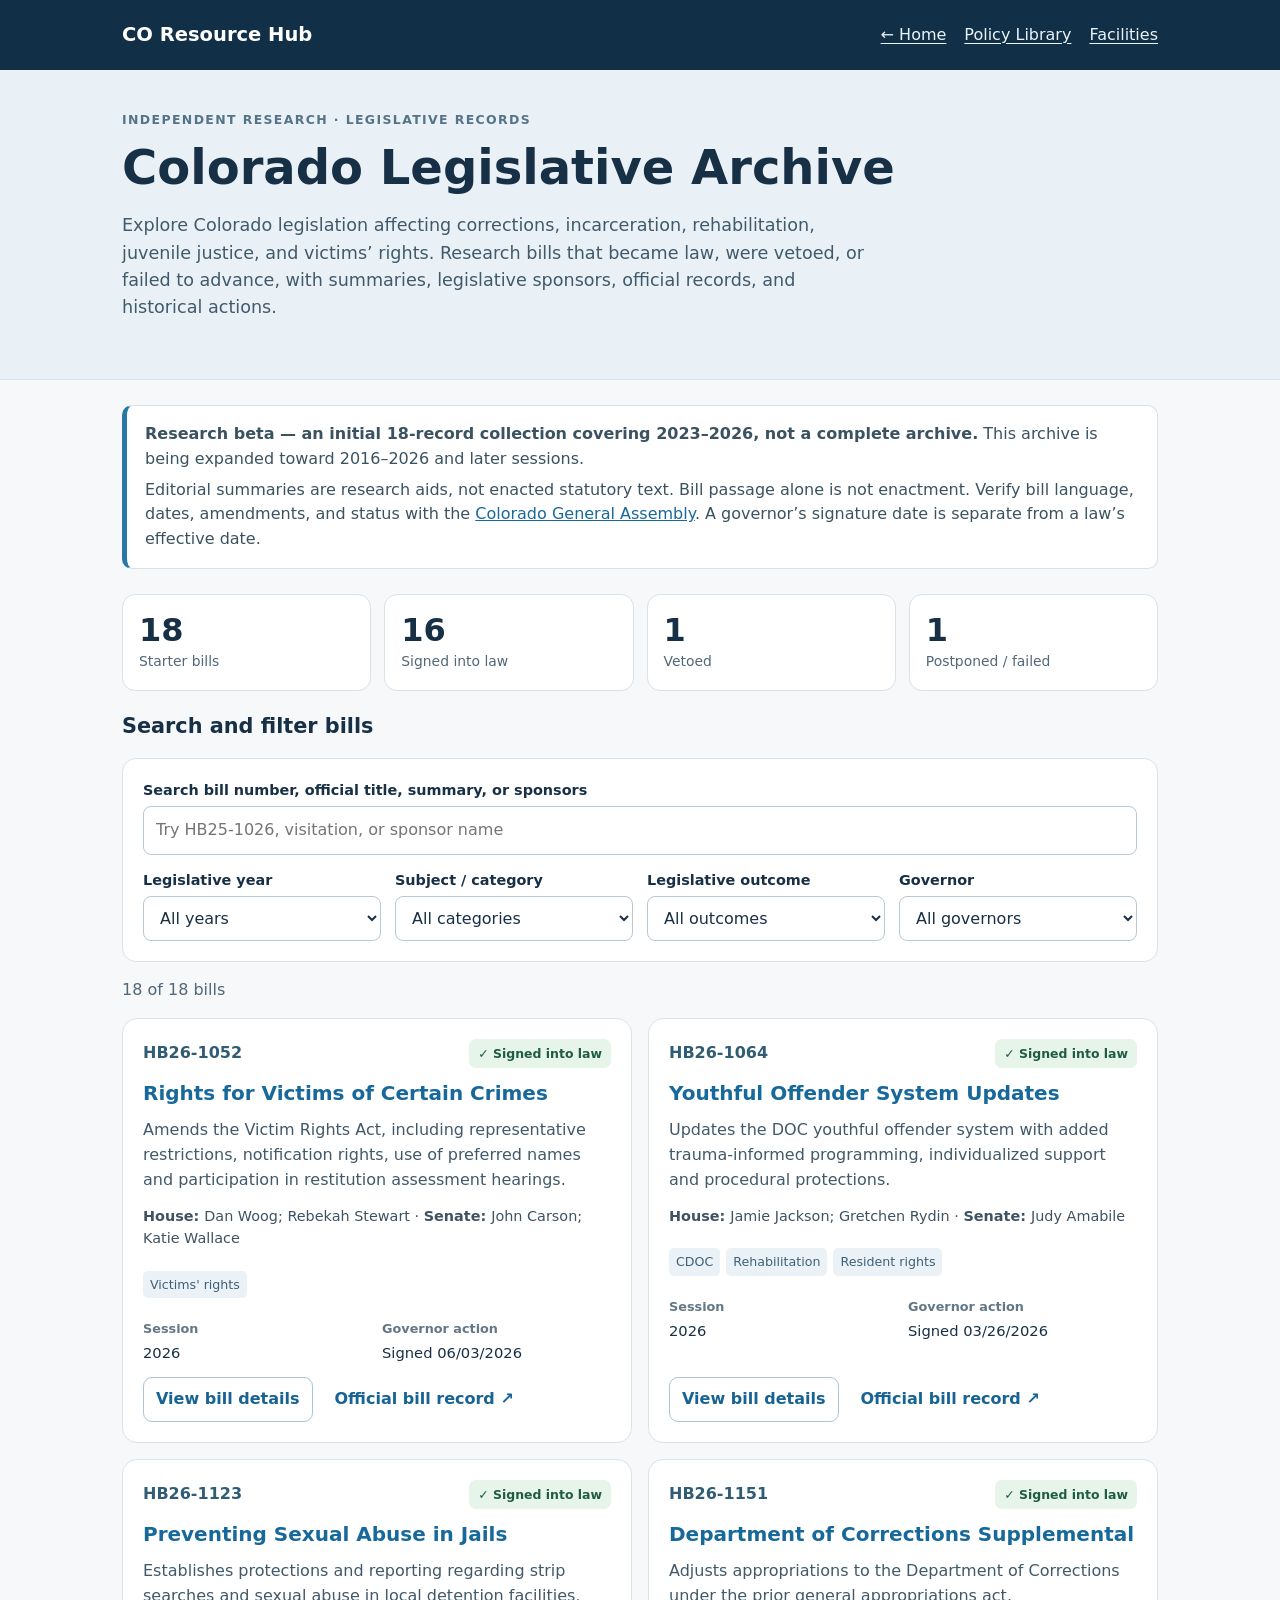
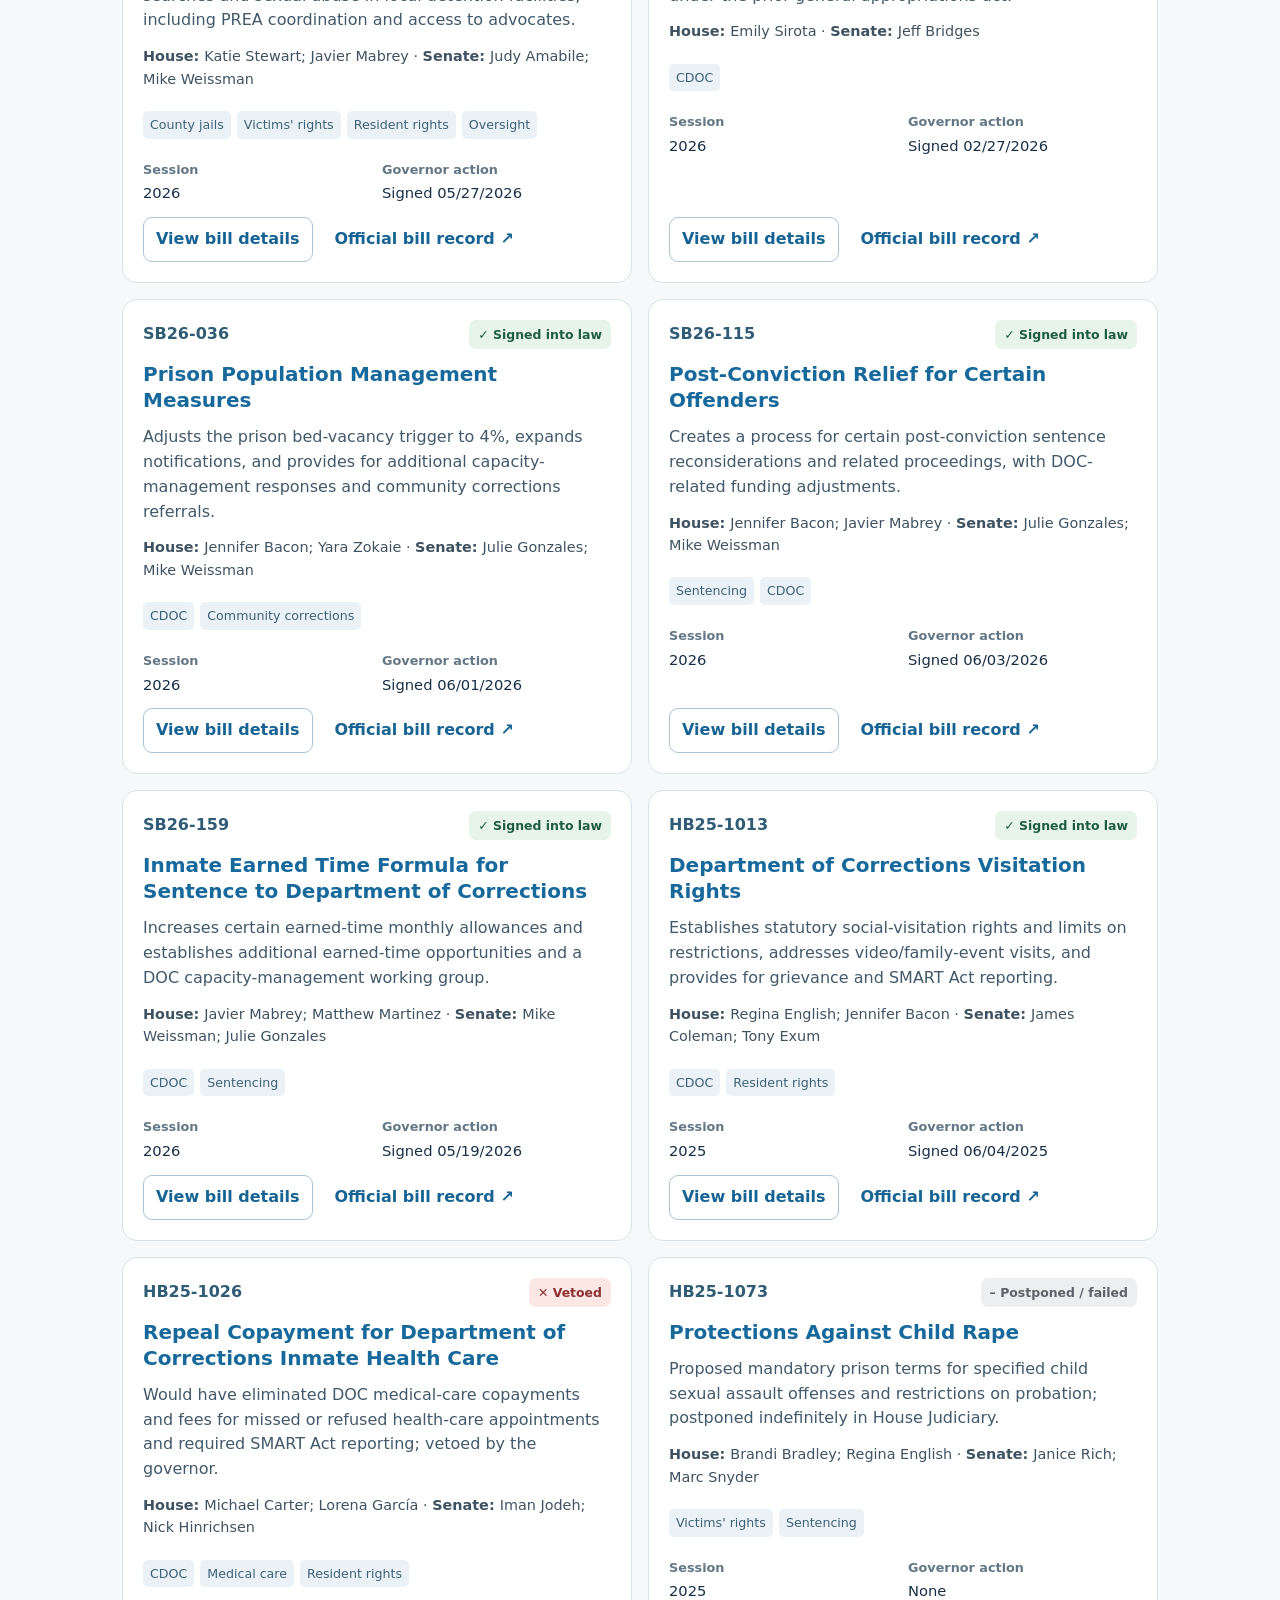
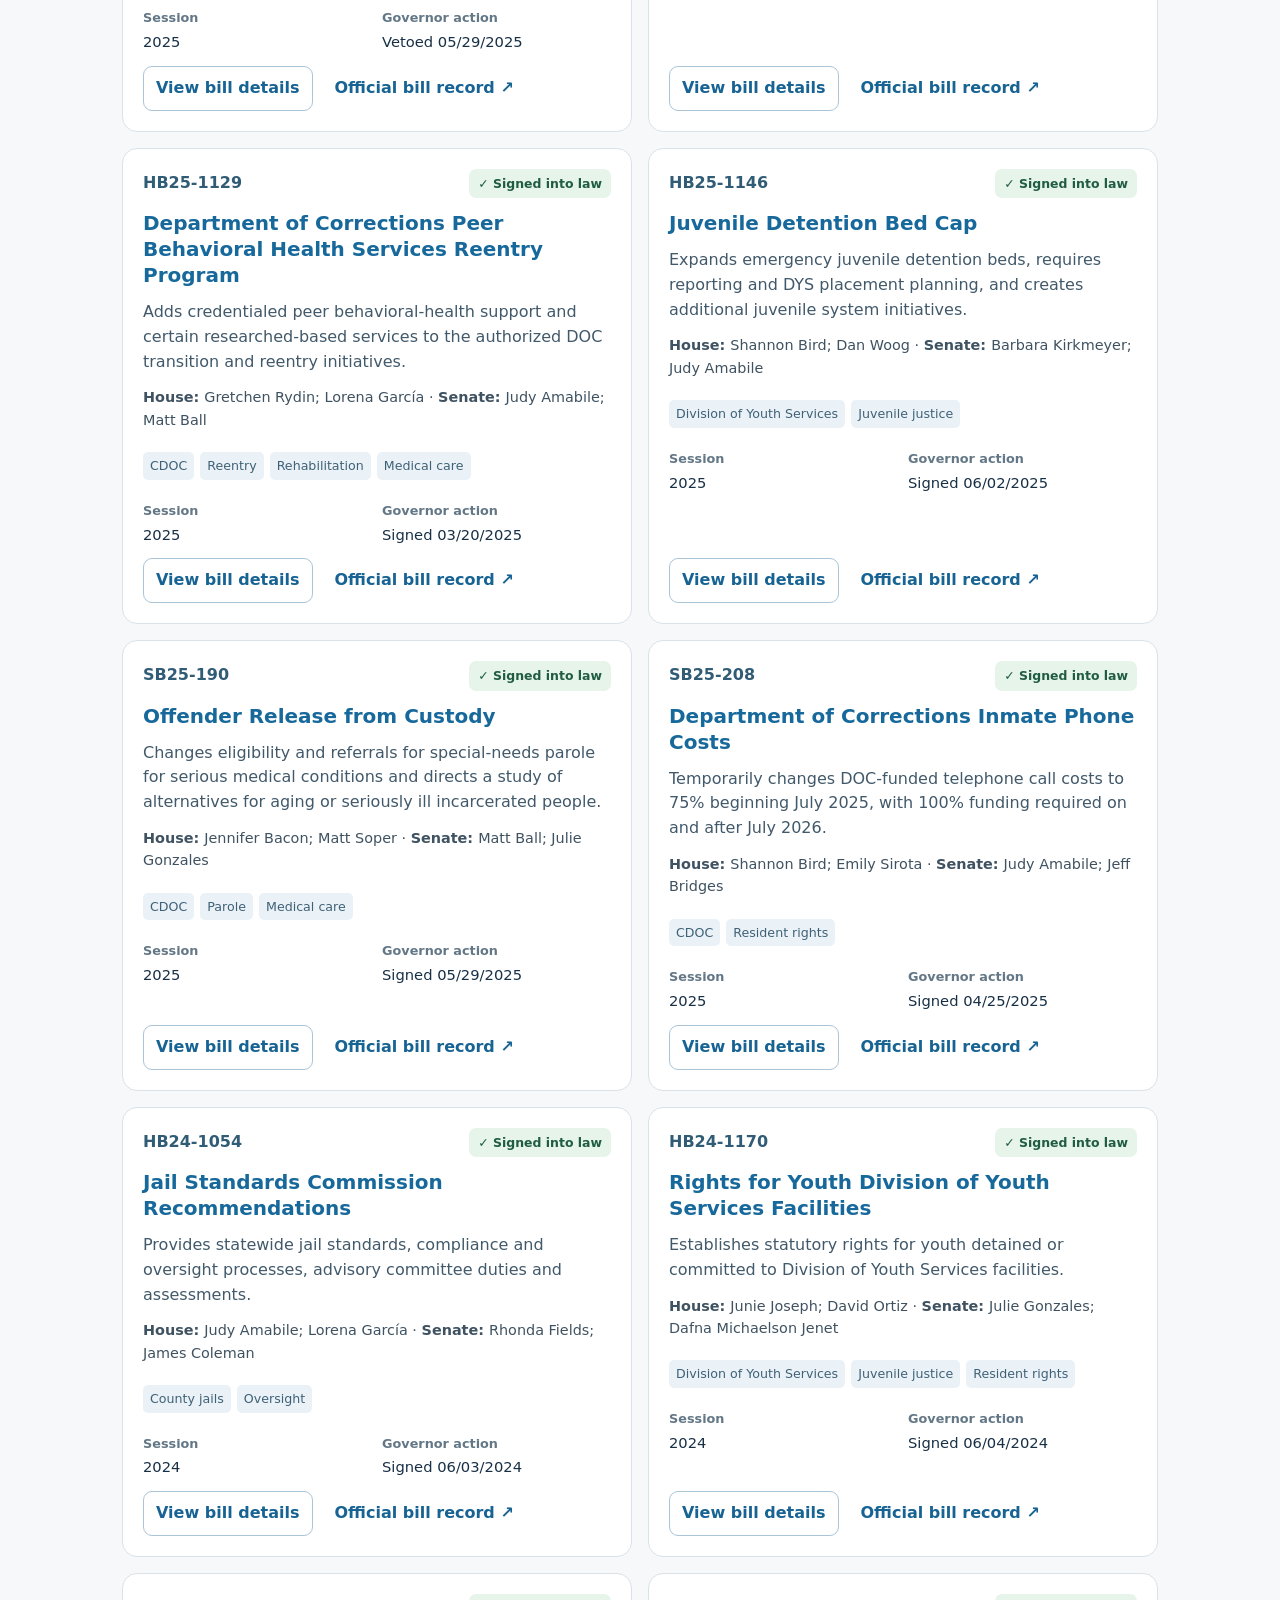
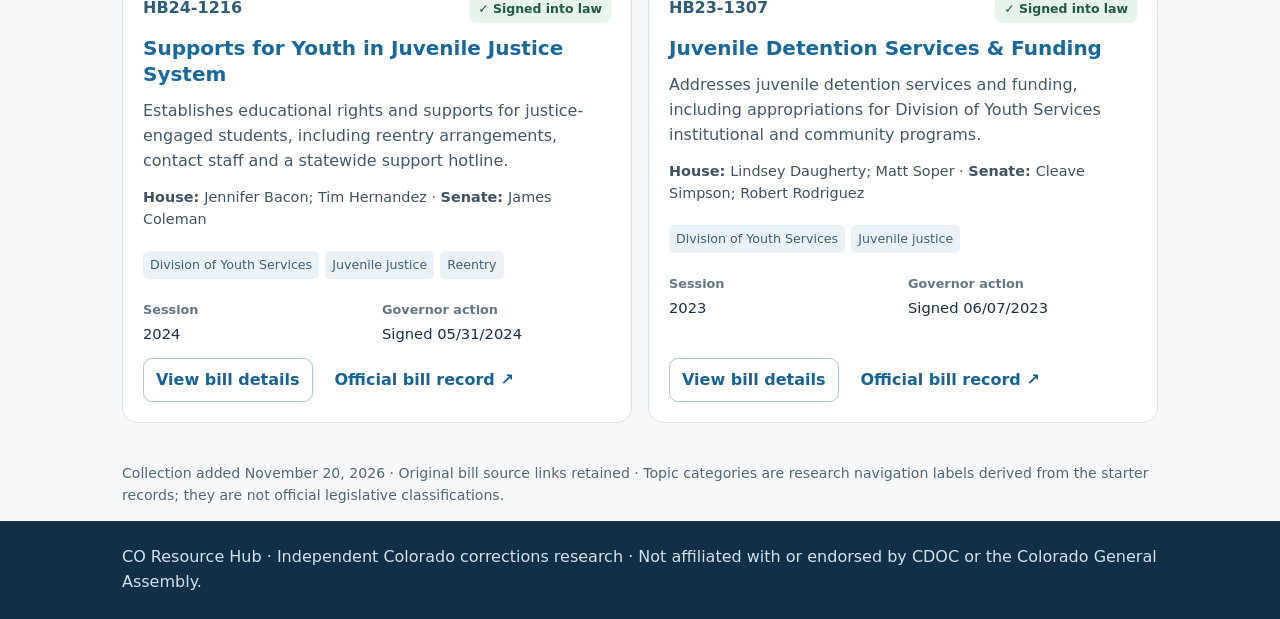
<file: legislation/index.html>
<!doctype html><html lang="en"><head><meta charset="utf-8"><meta name="viewport" content="width=device-width,initial-scale=1"><meta name="color-scheme" content="light"><meta name="theme-color" content="#112f46"><meta name="description" content="Independent Colorado corrections legislative archive with source-linked bill outcomes, sponsors, and history."><link rel="stylesheet" href="/legislation/archive.css"><title>Colorado Legislative Archive | CO Resource Hub</title></head><body><header class="header"><div class="wrap"><a class="brand" href="/">CO Resource Hub</a><nav aria-label="Site navigation"><a href="/">← Home</a><a href="/policy-library/">Policy Library</a><a href="/facilities/">Facilities</a></nav></div></header><section class="hero"><div class="wrap"><div class="eyebrow">Independent research · Legislative records</div><h1>Colorado Legislative Archive</h1><p class="lead">Explore Colorado legislation affecting corrections, incarceration, rehabilitation, juvenile justice, and victims’ rights. Research bills that became law, were vetoed, or failed to advance, with summaries, legislative sponsors, official records, and historical actions.</p></div></section><main class="wrap"><aside class="notice"><p><strong>Research beta — an initial 18-record collection covering 2023–2026, not a complete archive.</strong> This archive is being expanded toward 2016–2026 and later sessions.</p><p>Editorial summaries are research aids, not enacted statutory text. Bill passage alone is not enactment. Verify bill language, dates, amendments, and status with the <a href="https://leg.colorado.gov/bills" target="_blank" rel="noopener noreferrer">Colorado General Assembly</a>. A governor’s signature date is separate from a law’s effective date.</p></aside><section class="stats" aria-label="Starter collection outcomes"><div class="stat"><strong id="record-total">—</strong><span>Starter bills</span></div><div class="stat"><strong id="signed-total">—</strong><span>Signed into law</span></div><div class="stat"><strong id="veto-total">—</strong><span>Vetoed</span></div><div class="stat"><strong id="failed-total">—</strong><span>Postponed / failed</span></div></section><h2>Search and filter bills</h2><section class="filters" aria-label="Legislative archive filters"><div class="wide"><label for="search">Search bill number, official title, summary, or sponsors</label><input type="search" id="search" placeholder="Try HB25-1026, visitation, or sponsor name" autocomplete="off"></div><div><label for="year">Legislative year</label><select id="year"><option value="">All years</option></select></div><div><label for="category">Subject / category</label><select id="category"><option value="">All categories</option></select></div><div><label for="outcome">Legislative outcome</label><select id="outcome"><option value="">All outcomes</option></select></div><div><label for="governor">Governor</label><select id="governor"><option value="">All governors</option></select></div></section><p id="match-count" class="match-count" aria-live="polite"></p><div id="error" role="alert" hidden></div><p id="empty" hidden>No bills match your filters. Try fewer filters or another search.</p><div id="results" class="bill-grid" aria-live="polite"></div><p class="small">Collection added November 20, 2026 · Original bill source links retained · Topic categories are research navigation labels derived from the starter records; they are not official legislative classifications.</p></main><footer class="footer"><div class="wrap">CO Resource Hub · Independent Colorado corrections research · Not affiliated with or endorsed by CDOC or the Colorado General Assembly.</div></footer><script src="/legislation/archive.js" defer></script></body></html>
</file>
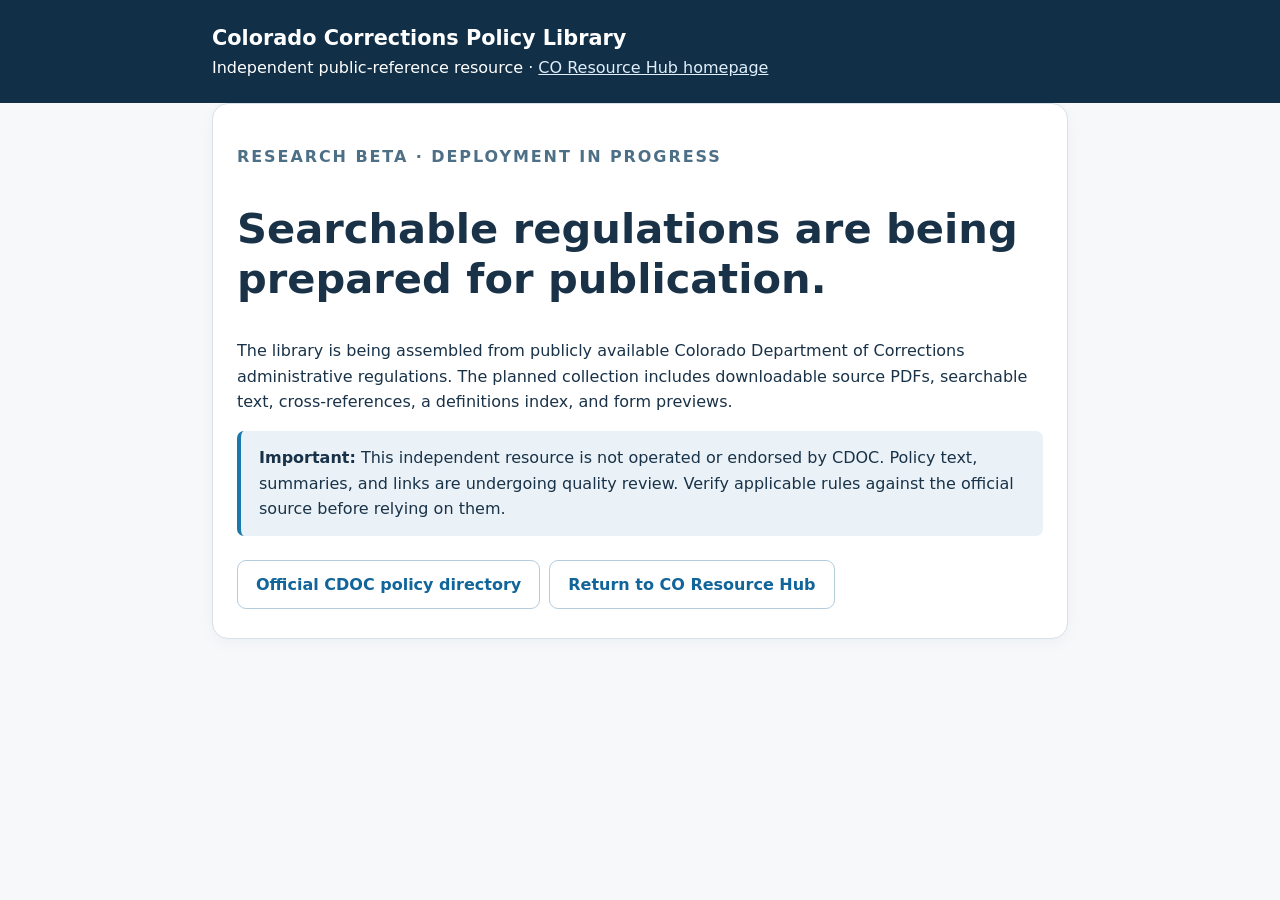
<file: policy-library/index.html>
<!doctype html>
<html lang="en"><head><meta charset="utf-8"><meta name="viewport" content="width=device-width,initial-scale=1"><meta name="color-scheme" content="light"><title>Colorado Corrections Policy Library | CO Resource Hub</title>
<style>:root{color-scheme:light}*{box-sizing:border-box}body{margin:0;background:#f6f8fa;color:#193248;font:16px/1.6 system-ui,-apple-system,Segoe UI,Roboto,Arial,sans-serif}.head{background:#112f46;color:#fff;padding:22px}.wrap{max-width:900px;margin:auto;padding:0 22px}.brand{font-weight:800;font-size:1.3rem}a{color:#11659a}header a{color:#e0effb}main{padding:48px 0}.card{background:#fff;border:1px solid #d6e1e9;border-radius:16px;padding:24px;box-shadow:0 4px 16px #1932480a}h1{line-height:1.2;font-size:clamp(1.8rem,4vw,2.6rem)}.note{background:#eaf2f7;border-left:4px solid #1a78aa;padding:14px 18px;border-radius:7px}.btn{display:inline-block;padding:11px 18px;border:1px solid #b5ccdc;border-radius:9px;text-decoration:none;margin:8px 9px 5px 0;font-weight:650}</style></head><body>
<header class="head"><div class="wrap"><div class="brand">Colorado Corrections Policy Library</div><div>Independent public-reference resource · <a href="/">CO Resource Hub homepage</a></div></div></header>
<main class="wrap"><article class="card"><p style="font-weight:700;color:#4d7087;letter-spacing:.12em">RESEARCH BETA · DEPLOYMENT IN PROGRESS</p><h1>Searchable regulations are being prepared for publication.</h1><p>The library is being assembled from publicly available Colorado Department of Corrections administrative regulations. The planned collection includes downloadable source PDFs, searchable text, cross-references, a definitions index, and form previews.</p><p class="note"><strong>Important:</strong> This independent resource is not operated or endorsed by CDOC. Policy text, summaries, and links are undergoing quality review. Verify applicable rules against the official source before relying on them.</p><a class="btn" href="https://cdoc.colorado.gov/about/department-policies">Official CDOC policy directory</a><a class="btn" href="/">Return to CO Resource Hub</a></article></main>
</body></html>
</file>
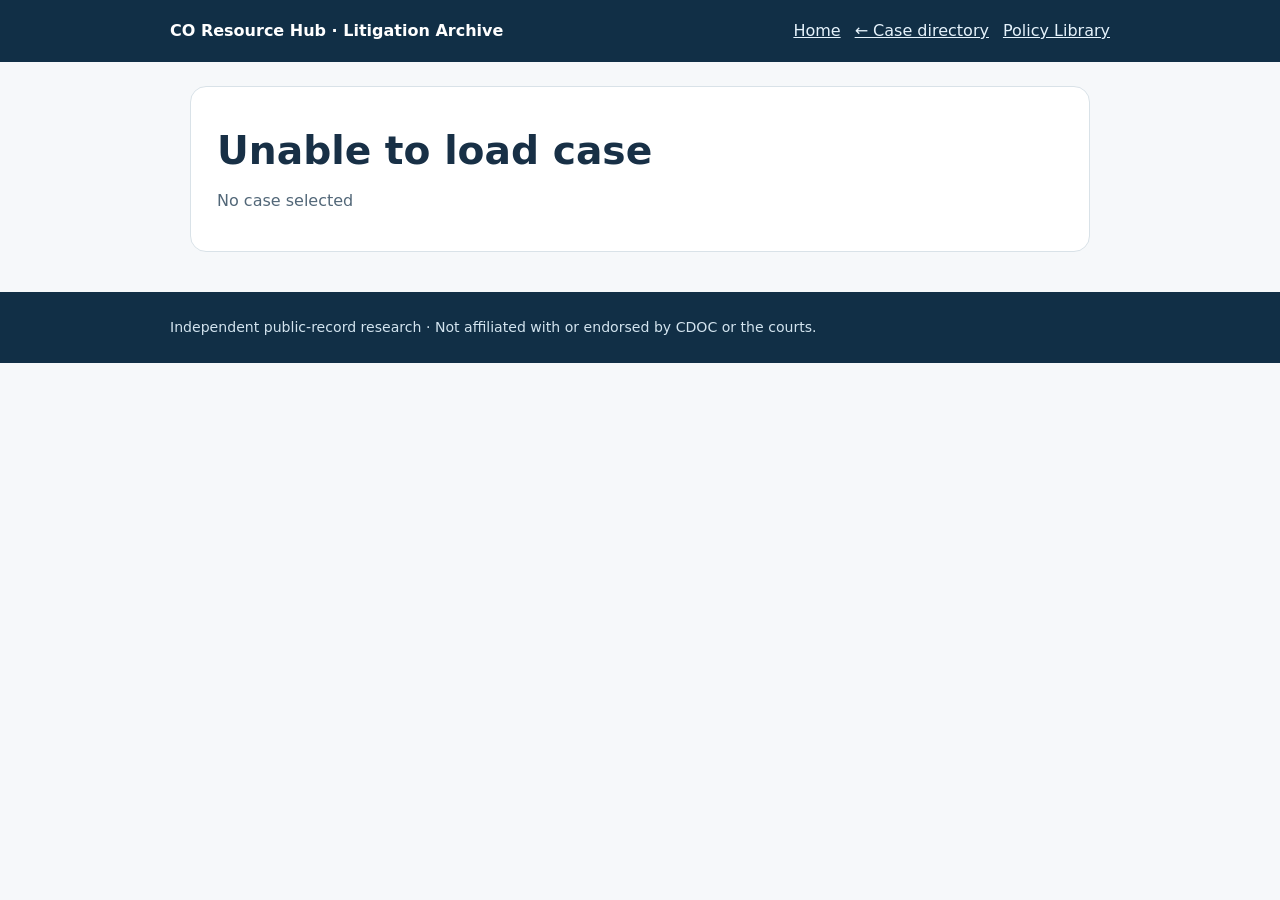
<file: litigation/case.html>
<!doctype html><html lang="en"><head><meta charset="utf-8"><meta name="viewport" content="width=device-width,initial-scale=1"><meta name="color-scheme" content="light"><meta name="theme-color" content="#112f46"><title>Case Research Record | CO Resource Hub</title><style>
:root{color-scheme:light;--ink:#183046;--muted:#526778;--navy:#112f46;--blue:#17689b;--line:#d9e2e8;--bg:#f6f8fa}*{box-sizing:border-box}body{margin:0;background:var(--bg);font:16px/1.6 system-ui,-apple-system,Segoe UI,Roboto,Arial,sans-serif;color:var(--ink)}a{color:var(--blue)}a:focus-visible{outline:3px solid #d4a14e;outline-offset:3px}.top{background:var(--navy);color:white}.top .wrap{display:flex;justify-content:space-between;align-items:center;flex-wrap:wrap;gap:16px;padding-top:18px;padding-bottom:18px}.top nav{display:flex;gap:14px;flex-wrap:wrap}.top a{color:#e6f3fc}.wrap{max-width:980px;margin:auto;padding:0 20px}.paper{background:#fff;border:1px solid var(--line);border-radius:16px;margin:24px auto 40px;padding:26px;max-width:900px}.eyebrow{font-size:.76rem;letter-spacing:.11em;text-transform:uppercase;color:#56768a;font-weight:800}h1{line-height:1.2;font-size:clamp(1.7rem,5vw,2.45rem);margin:14px 0}h2{font-size:1.23rem;margin:0 0 9px}p{margin:0 0 12px}.sub{color:var(--muted)}.notice{background:#ecf3f8;border-left:4px solid #2479a8;padding:15px;border-radius:8px;margin:19px 0}.section{border-top:1px solid var(--line);padding-top:18px;margin-top:22px}.facts{display:grid;grid-template-columns:repeat(2,minmax(0,1fr));gap:14px;margin:0}.facts div{min-width:0}.facts dt{font-size:.84rem;font-weight:760;color:#536e7e}.facts dd{margin:3px 0;overflow-wrap:anywhere}.topics{display:flex;flex-wrap:wrap;gap:7px;margin:12px 0}.topic{font-size:.8rem;background:#e8f1f7;border-radius:6px;padding:4px 9px}.link{display:inline-block;border:1px solid #b5ccdb;border-radius:9px;padding:10px 13px;font-weight:720;text-decoration:none;margin:8px 10px 0 0}.footer{background:var(--navy);color:#d3e4ef;padding:24px 0;font-size:.88rem}.muted{font-size:.88rem;color:#596e7a}#error{color:#8a2e2b} @media(max-width:650px){.facts{grid-template-columns:1fr}.paper{padding:19px;margin:17px auto}.wrap{padding-left:16px;padding-right:16px}}
</style></head><body><header class="top"><div class="wrap"><strong>CO Resource Hub · Litigation Archive</strong><nav aria-label="Site navigation"><a href="/">Home</a><a href="/litigation/">← Case directory</a><a href="/policy-library/">Policy Library</a></nav></div></header><main class="wrap"><article class="paper" id="detail"><p class="sub">Loading case research record…</p></article></main><footer class="footer"><div class="wrap">Independent public-record research · Not affiliated with or endorsed by CDOC or the courts.</div></footer><script>
'use strict';
const target=document.getElementById('detail');
function n(tag,txt,cls){const x=document.createElement(tag);if(txt!==undefined&&txt!==null)x.textContent=txt;if(cls)x.className=cls;return x}
function addSection(label,content){const section=n('section',undefined,'section');section.append(n('h2',label));section.append(n('p',content||'Not independently verified.'));target.append(section)}
function pair(dl,label,value){const div=n('div');div.append(n('dt',label),n('dd',value||'Not verified'));dl.append(div)}
function safeLink(url){try{const u=new URL(url);return u.protocol==='https:'?u.href:null}catch{return null}}
function parseCSV(csv){const output=[];let row=[],cell='',q=false;csv=csv.replace(/^\uFEFF/,'');for(let i=0;i<csv.length;i++){const c=csv[i];if(q){if(c==='"'&&csv[i+1]==='"'){cell+='"';i++}else if(c==='"')q=false;else cell+=c}else if(c==='"')q=true;else if(c===','){row.push(cell);cell=''}else if(c==='\n'||c==='\r'){if(c==='\r'&&csv[i+1]==='\n')i++;row.push(cell);if(row.some(v=>v!==''))output.push(row);row=[];cell=''}else cell+=c}row.push(cell);if(row.some(v=>v!==''))output.push(row);const fields=output.shift()||[];return output.map(r=>Object.fromEntries(fields.map((h,i)=>[h,r[i]||''])))}
const get=(r,k)=>(r[k]||'').trim();
(async()=>{try{
const query=new URLSearchParams(location.search),docket=(query.get('docket')||'').trim(),court=(query.get('court')||'').trim();
if(!docket||!court)throw Error('No case selected');
const response=await fetch('./cases.csv',{cache:'no-store'});if(!response.ok)throw Error('CSV HTTP '+response.status);
const rows=parseCSV(await response.text());
const r=rows.find(r=>get(r,'Docket / case number')===docket&&get(r,'Court')===court);
target.replaceChildren();
if(!r){target.append(n('h1','Case not found'),n('p','That case may have moved or been corrected in a newer research dataset.'));const a=n('a','← Browse the case directory','link');a.href='/litigation/';target.append(a);return}
const title=get(r,'Case title')||'Untitled case';document.title=title+' | CDOC Litigation Archive';
const a=n('a','← Back to case directory','link');a.href='/litigation/';target.append(a);
target.append(n('div','Public-record discovery · Preliminary research','eyebrow'),n('h1',title));
const note=n('aside',undefined,'notice');note.append(n('strong','Important research limitation. '),n('span','Allegations and named parties are not judicial findings. A docket entry does not establish liability or wrongdoing. Check the official court record before relying on the summary or any disposition.'));target.append(note);
const facts=n('dl',undefined,'facts');pair(facts,'Docket / case number',get(r,'Docket / case number'));pair(facts,'Court',get(r,'Court'));pair(facts,'Court level (source field)',get(r,'Court level')==='Attorney identified'?'Pending classification review':get(r,'Court level'));pair(facts,'Filing year (verification pending)',get(r,'Filing year (verify)'));pair(facts,'Review stage',get(r,'Review stage'));pair(facts,'Evidence level',get(r,'Summary evidence level'));pair(facts,'Case disposition / status',get(r,'Case disposition / status'));pair(facts,'Last research check',get(r,'Last research check'));target.append(facts);
addSection('Research summary',get(r,'Preliminary summary / source-verified event')||'Summary pending review.');
addSection('Issue / allegation details',get(r,'Issue / allegation detail'));
const tags=n('div',undefined,'topics');for(const k of get(r,'Preliminary keywords').split(';').map(s=>s.trim()).filter(Boolean)){tags.append(n('span',k,'topic'))}if(tags.childNodes.length){const section=n('section',undefined,'section');section.append(n('h2','Research topics (not judicial findings)'),tags);target.append(section)}
addSection('Names currently indexed (not exhaustive)',get(r,'Named persons / entities (search index)'));
addSection('Research / linking notes',get(r,'Research / linking notes'));
addSection('Source document type',get(r,'Source document type'));
const relPanel=n('section',undefined,'section');relPanel.append(n('h2','Related court proceedings'));
try{
const rr=await fetch('./relationships.json',{cache:'no-store'});
if(!rr.ok)throw Error('relationship index unavailable');
const rel=await rr.json(),d=get(r,'Docket / case number');
const groups=(rel.confirmed_groups||[]).filter(g=>g.records.some(v=>v.docket===d));
const others=(rel.external_proceedings||[]).filter(v=>v.primary_docket===d);
if(groups.length===0&&others.length===0){
 relPanel.append(n('p','No relationship to another indexed court record has been confirmed for this docket. This does not mean the case has no appeals, removals, or related filings.','muted'));
}else{
for(const group of groups){
 relPanel.append(n('p','Confirmed: '+group.label+' — '+group.type.replaceAll('_',' ')+'.'));
 for(const item of group.records.filter(v=>v.docket!==d)){
 const other=rows.find(v=>get(v,'Docket / case number')===item.docket);
 if(other){const a=n('a','Related archive record: '+item.docket+' ('+item.role+')','link');a.href='./case.html?docket='+encodeURIComponent(item.docket)+'&court='+encodeURIComponent(get(other,'Court'));relPanel.append(a)}
}
for(const u of group.sources||[]){const a=n('a','Court source confirming docket link ↗','link');a.href=u;a.target='_blank';a.rel='noopener noreferrer';relPanel.append(a)}
}
for(const item of others){
 relPanel.append(n('p',item.type+': '+item.related_docket+'. '+item.note,'muted'));
 if(safeLink(item.source)){const a=n('a','Court source for related proceeding ↗','link');a.href=item.source;a.target='_blank';a.rel='noopener noreferrer';relPanel.append(a)}
}
}
}catch(e){relPanel.append(n('p','Related-proceedings metadata currently unavailable.','muted'))}
target.append(relPanel);
const sources=n('section',undefined,'section');sources.append(n('h2','Public court sources'));const url=safeLink(get(r,'Public source URL'));if(url){const link=n('a','Open original source ↗','link');link.href=url;link.target='_blank';link.rel='noopener noreferrer';sources.append(link)}else sources.append(n('p','No verified HTTPS source URL in the current CSV.'));sources.append(n('p','This record is generated from the supplied CSV. The named-person list may omit parties, staff, officials and others until underlying filings are reviewed. This is not a complete case analysis or an automatically refreshed docket.','muted'));target.append(sources);
}catch(err){target.replaceChildren(n('h1','Unable to load case'),n('p',err.message,'sub'))}})();
</script></body></html>
</file>
<file: legislation/archive.css>
:root{color-scheme:light;--navy:#112f46;--ink:#183046;--muted:#526778;--blue:#17689b;--line:#d9e2e8;--bg:#f6f8fa;--gold:#d0a150}*{box-sizing:border-box}html{scroll-behavior:smooth}body{margin:0;background:var(--bg);color:var(--ink);font:16px/1.55 system-ui,-apple-system,Segoe UI,Roboto,Arial,sans-serif}a{color:var(--blue)}a:focus-visible,input:focus-visible,select:focus-visible{outline:3px solid #d5a14a;outline-offset:3px}.wrap{max-width:1080px;margin:auto;padding:0 22px}.header{background:var(--navy);color:white}.header .wrap{display:flex;align-items:center;justify-content:space-between;gap:20px;padding-top:20px;padding-bottom:20px;flex-wrap:wrap}.brand{color:white;text-decoration:none;font-size:1.22rem;font-weight:780}.header nav{display:flex;gap:18px;flex-wrap:wrap}.header nav a{color:#e9f3fa;text-decoration:underline;text-underline-offset:3px}.hero{background:#eaf1f6;border-bottom:1px solid var(--line)}.hero .wrap{padding-top:40px;padding-bottom:40px}.eyebrow{font-size:.78rem;text-transform:uppercase;letter-spacing:.11em;color:#557487;font-weight:790}h1{font-size:clamp(2rem,5vw,3rem);line-height:1.15;margin:10px 0 16px}h2{font-size:1.3rem;line-height:1.32}.lead{color:#415a6b;max-width:750px;font-size:1.1rem}.notice{background:white;border:1px solid var(--line);border-left:5px solid #2778a6;border-radius:10px;padding:16px 18px;margin:25px 0;color:#3b5261}.notice p{margin:0 0 6px}.notice p:last-child{margin-bottom:0}.stats{display:grid;grid-template-columns:repeat(4,minmax(0,1fr));gap:13px;margin:22px 0}.stat{background:#fff;border:1px solid var(--line);padding:16px;border-radius:13px}.stat strong{display:block;font-size:2rem;line-height:1.2}.stat span{color:var(--muted);font-size:.87rem}.filters{background:white;border:1px solid var(--line);padding:20px;border-radius:14px;display:grid;grid-template-columns:repeat(4,minmax(0,1fr));gap:14px;margin-bottom:16px}.filters .wide{grid-column:1/-1}label{display:block;font-weight:720;font-size:.9rem;margin-bottom:5px}input,select{font:inherit;width:100%;background:white;color:var(--ink);border:1px solid #b7cad5;border-radius:8px;padding:11px 12px;min-width:0}.small{font-size:.88rem;color:var(--muted)}.match-count{color:var(--muted);margin:15px 0}.bill-grid{display:grid;grid-template-columns:repeat(2,minmax(0,1fr));gap:16px;margin-bottom:40px}.bill-card{background:white;border:1px solid var(--line);border-radius:15px;padding:20px;display:flex;flex-direction:column;gap:12px;min-width:0}.card-top{display:flex;align-items:center;justify-content:space-between;flex-wrap:wrap;gap:9px}.bill-number{font-weight:800;color:#315c76}.status{display:inline-block;border-radius:7px;padding:5px 9px;font-size:.78rem;font-weight:780}.status.signed{color:#205c42;background:#e6f4ea}.status.vetoed{color:#8e3030;background:#fbe8e5}.status.failed,.status.other{color:#5e6268;background:#eceef0}.status.without-signature{color:#3b5261;background:#e7edf2}.bill-title{font-size:1.25rem;line-height:1.3;font-weight:780;text-decoration:none}.bill-title:hover{text-decoration:underline}.summary{color:#41596a;margin:0}.sponsors{font-size:.9rem;color:#3f5261;margin:0}.topics{display:flex;flex-wrap:wrap;gap:6px;margin:9px 0}.topic{background:#eaf2f7;border-radius:5px;padding:4px 7px;color:#3f6177;font-size:.79rem}.mini-facts,.facts{margin:0;display:grid;gap:10px}.mini-facts{grid-template-columns:1fr 1fr}.fact{min-width:0}.fact dt{font-size:.8rem;font-weight:740;color:#637786}.fact dd{margin:3px 0 0;font-size:.92rem;overflow-wrap:anywhere}.actions{display:flex;align-items:center;flex-wrap:wrap;gap:9px;margin-top:auto}.action{display:inline-block;border:1px solid #aac5d8;border-radius:9px;padding:9px 12px;text-decoration:none;color:#176393;font-weight:730;background:white}.action:hover{background:#eff6fa}.action.secondary{border-color:transparent}.detail{max-width:860px;margin:24px auto 55px;background:white;border:1px solid var(--line);border-radius:16px;padding:30px}.detail h1{font-size:clamp(1.8rem,5vw,2.6rem)}.detail h2{margin-top:10px}.detail-summary{font-size:1.07rem;color:#435c6c}.detail-status{margin:12px 0 20px}.detail-section{border-top:1px solid var(--line);padding-top:16px;margin-top:22px}.facts{grid-template-columns:repeat(2,minmax(0,1fr));gap:15px}.back{display:inline-block;margin-bottom:15px;font-weight:740}.alert{border-left:4px solid #aa4840;background:#fff1ef;padding:12px 14px;border-radius:5px}.footer{background:var(--navy);color:#d2e2ed;padding:24px 0}.footer a{color:white}#error,#empty{background:white;padding:18px;border-radius:10px;border:1px solid var(--line)}[hidden]{display:none!important}@media(max-width:740px){.stats{grid-template-columns:repeat(2,minmax(0,1fr))}.filters{grid-template-columns:repeat(2,minmax(0,1fr))}.bill-grid{grid-template-columns:1fr}.detail{padding:21px;margin:20px auto}.hero .wrap{padding-top:30px;padding-bottom:30px}}@media(max-width:450px){.filters{grid-template-columns:1fr}.filters .wide{grid-column:1}.facts{grid-template-columns:1fr}.mini-facts{grid-template-columns:1fr}.wrap{padding-left:16px;padding-right:16px}.bill-card{padding:17px}}
</file>
